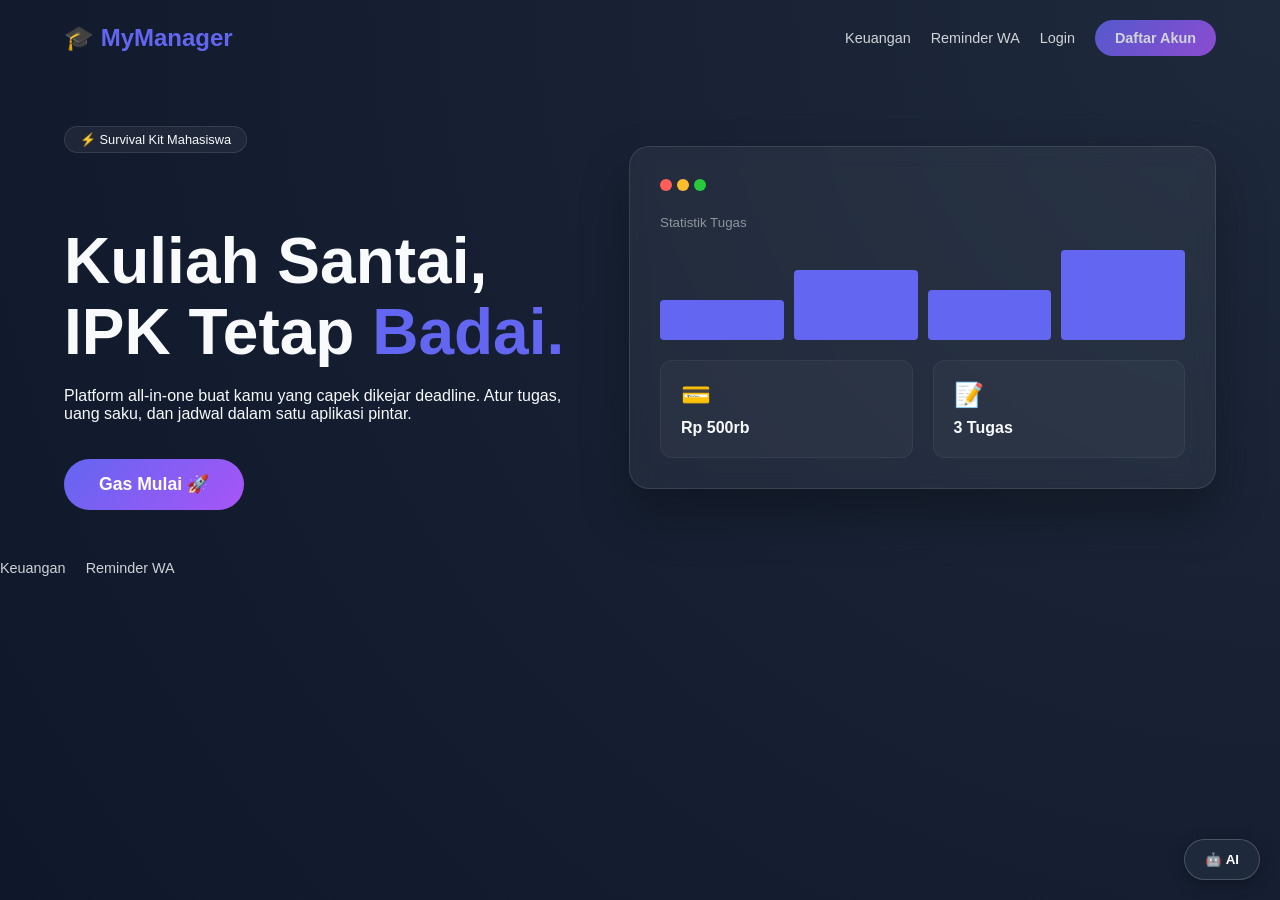
<file: index.html>
<!DOCTYPE html>
<html lang="id">
<head>
    <meta charset="UTF-8">
    <meta name="viewport" content="width=device-width, initial-scale=1.0">
    <title>MyManager - Survival Kit Mahasiswa</title>
    <link rel="stylesheet" href="style.css">
</head>
<body>

    <nav>
        <div class="logo">🎓 MyManager</div>
        <div class="nav-links">
            <a href="#">Keuangan</a>
            <a href="#" id="wa-bot-btn">Reminder WA</a>
            <a href="#">Login</a>
            <a href="#" class="btn-primary" id="btn-daftar" onclick="toggleModal('auth-modal')">Daftar Akun</a>
        </div>
    </nav>

    <section class="hero">
        <div class="hero-text">
            <div class="badge">⚡ Survival Kit Mahasiswa</div>
            <h1 id="hero-greeting">Kuliah Santai, <br>IPK Tetap <span>Badai.</span></h1>
            <p>Platform all-in-one buat kamu yang capek dikejar deadline. Atur tugas, uang saku, dan jadwal dalam satu aplikasi pintar.</p>
            <button class="btn-primary" style="margin-top: 20px; font-size: 1.1rem; padding: 15px 35px;" onclick="toggleModal('auth-modal')">Gas Mulai 🚀</button>
        </div>

        <div class="dashboard-preview">
            <div class="window-dots"><span></span><span></span><span></span></div>
            <small style="opacity: 0.5; display:block; margin-bottom:10px;">Statistik Tugas</small>
            
            <div class="bar-chart">
                <div class="bar" style="height: 40%;"></div>
                <div class="bar" style="height: 70%;"></div>
                <div class="bar" style="height: 50%;"></div>
                <div class="bar" style="height: 90%;"></div>
            </div>

            <div class="stat-grid">
                <div class="stat-card">
                    <span style="font-size: 1.5rem;">💳</span>
                    <div style="margin-top:10px; font-weight: bold;">Rp 500rb</div>
                </div>
                <div class="stat-card">
                    <span style="font-size: 1.5rem;">📝</span>
                    <div style="margin-top:10px; font-weight: bold;">3 Tugas</div>
                </div>
            </div>
        </div>
    </section>

    <div id="auth-modal" class="modal-overlay" style="display:none;">
        <div class="modal-content">
            <span class="close-btn" onclick="toggleModal('auth-modal')">&times;</span>
            <h2>Daftar MyManager</h2>
            <p>Bergabung sebagai Mahasiswa</p>
            <div class="input-group">
                <input type="text" id="reg-name" placeholder="Nama Panggilan">
                <input type="text" id="reg-univ" placeholder="Nama Kampus (Singkatan)">
                <input type="email" id="reg-email" placeholder="Email">
                <button class="btn-primary" style="width: 100%; margin-top: 15px;" onclick="handleSignUp()">Buat Akun 🚀</button>
            </div>
        </div>
    </div>

    <div id="ai-chat" class="ai-widget">
        <button class="ai-btn" onclick="toggleAI()">🤖 AI</button>
        <div id="chat-window" class="chat-window" style="display:none;">
            <h4>MyManager AI</h4>
            <div id="ai-status" style="font-size: 0.8rem; margin-bottom: 10px; color: #6366f1;">Siap membantu skripsimu!</div>
            <input type="text" id="ai-input" placeholder="Tanya tentang tugas..." style="width:100%; padding: 8px; border-radius: 5px; border: 1px solid #ccc; box-sizing: border-box; margin-bottom: 5px; color: black;">
            <button class="btn-primary" style="width: 100%; padding: 8px;" onclick="askAI()">Kirim</button>
        </div>
    </div>

    <div class="nav-links">
    <a href="#" id="nav-keuangan">Keuangan</a> <a href="#" id="wa-bot-btn">Reminder WA</a>
    </div>

    <section id="page-home" class="hero">
    </section>

<section id="page-finance" class="hero" style="display:none; flex-direction: column; align-items: flex-start;">
    <div class="hero-text">
        <h1>Manajemen <span>Keuangan</span></h1>
        <p>Pantau pengeluaran bulanan kamu di sini.</p>
    </div>
    
    <div class="dashboard-preview" style="width: 100%; max-width: 600px;">
        <div class="stat-grid">
            <div class="stat-card">
                <small>Sisa Saldo</small>
                <h2 id="balance-display">Rp 0</h2>
            </div>
            <div class="stat-card">
                <small>Pengeluaran Bulan Ini</small>
                <h2 style="color: #ef4444;">Rp 0</h2>
            </div>
        </div>
        <button class="btn-primary" style="margin-top:20px;" onclick="backToHome()">Kembali ke Beranda</button>
    </div>
</section>

    <script src="app.js"></script>
</body>
</html>
</file>
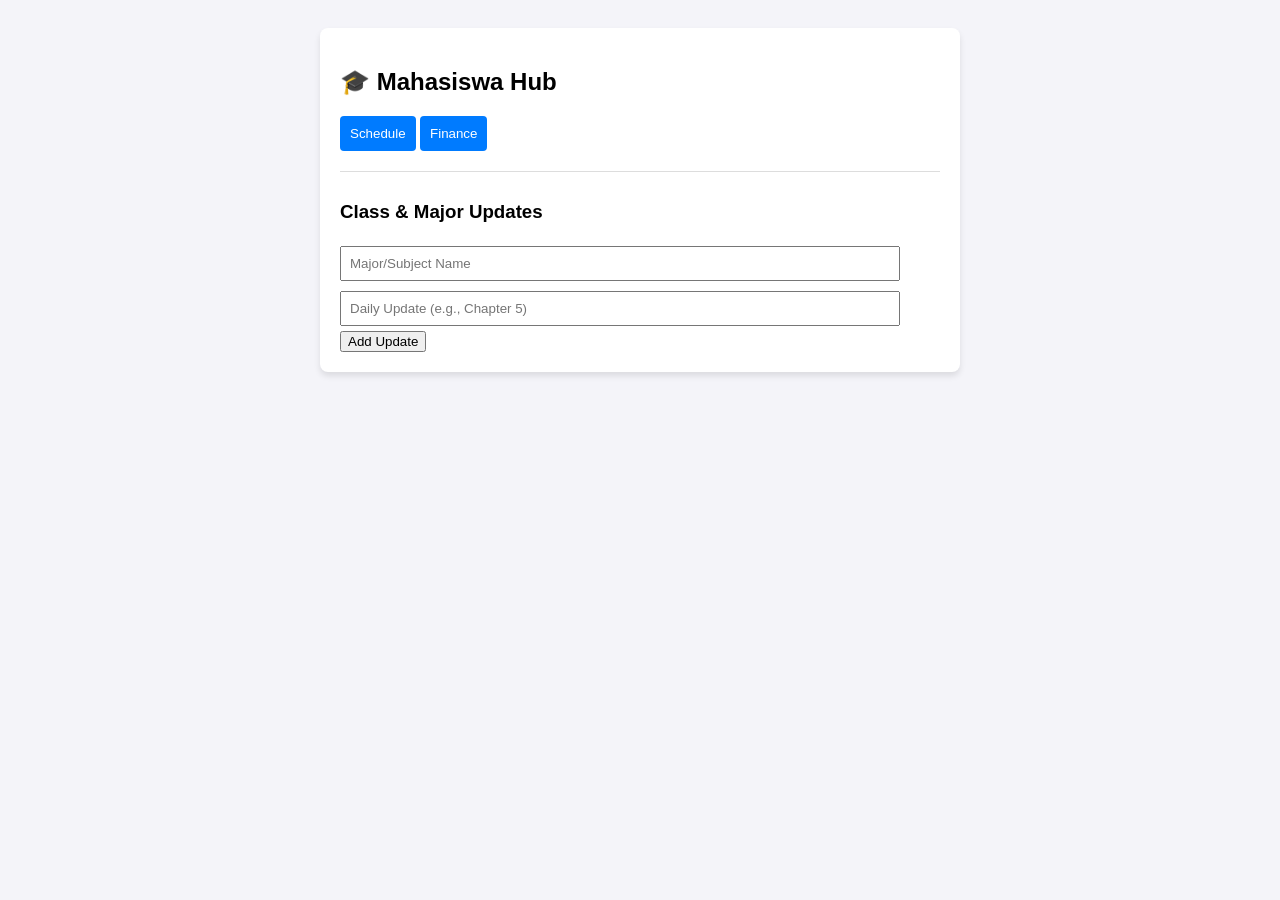
<file: new.html>
<!DOCTYPE html>
<html lang="en">
<head>
    <meta charset="UTF-8">
    <title>Mahasiswa Hub</title>
    <style>
        body { font-family: Arial, sans-serif; background: #f4f4f9; padding: 20px; }
        .container { max-width: 600px; margin: auto; background: white; padding: 20px; border-radius: 8px; box-shadow: 0 4px 6px rgba(0,0,0,0.1); }
        .tab-btn { padding: 10px; cursor: pointer; border: none; background: #007bff; color: white; border-radius: 4px; }
        .section { margin-top: 20px; border-top: 1px solid #ddd; padding-top: 10px; }
        input { padding: 8px; margin: 5px 0; width: 90%; }
        .list-item { background: #e9ecef; padding: 10px; margin: 5px 0; border-left: 5px solid #007bff; }
    </style>
</head>
<body>

<div class="container">
    <h2>🎓 Mahasiswa Hub</h2>
    <button class="tab-btn" onclick="show('schedule')">Schedule</button>
    <button class="tab-btn" onclick="show('finance')">Finance</button>

    <div id="schedule" class="section">
        <h3>Class & Major Updates</h3>
        <input type="text" id="majorName" placeholder="Major/Subject Name">
        <input type="text" id="majorUpdate" placeholder="Daily Update (e.g., Chapter 5)">
        <button onclick="addSchedule()">Add Update</button>
        <div id="scheduleList"></div>
    </div>

    <div id="finance" class="section" style="display:none;">
        <h3>Monthly Expense Tracker</h3>
        <p>Budget: <strong>$500</strong></p>
        <input type="number" id="amount" placeholder="Amount Spent">
        <input type="text" id="expenseNote" placeholder="What for?">
        <button onclick="addExpense()">Subtract Expense</button>
        <div id="expenseList"></div>
    </div>
</div>

<script>
    function show(id) {
        document.getElementById('schedule').style.display = id === 'schedule' ? 'block' : 'none';
        document.getElementById('finance').style.display = id === 'finance' ? 'block' : 'none';
    }

    function addSchedule() {
        let name = document.getElementById('majorName').value;
        let update = document.getElementById('majorUpdate').value;
        if(name && update) {
            document.getElementById('scheduleList').innerHTML += `<div class="list-item"><strong>${name}:</strong> ${update}</div>`;
        }
    }

    function addExpense() {
        let amt = document.getElementById('amount').value;
        let note = document.getElementById('expenseNote').value;
        if(amt) {
            document.getElementById('expenseList').innerHTML += `<div class="list-item">-$${amt} (${note})</div>`;
        }
    }
</script>

</body>
</html>
</file>
<file: style.css>
:root {
    --bg-color: #0f172a;
    --accent: #6366f1;
    --glass: rgba(255, 255, 255, 0.05);
    --text-light: #f8fafc;
}

body {
    margin: 0;
    font-family: 'Inter', sans-serif;
    background: radial-gradient(circle at top right, #1e293b, var(--bg-color));
    color: var(--text-light);
    min-height: 100vh;
    overflow-x: hidden;
}

/* Navbar */
nav { display: flex; justify-content: space-between; padding: 20px 5%; align-items: center; }
.logo { font-size: 1.5rem; font-weight: bold; color: var(--accent); }
.nav-links { display: flex; gap: 20px; align-items: center; }
.nav-links a { color: white; text-decoration: none; font-size: 0.9rem; opacity: 0.8; }
.nav-links a:hover { opacity: 1; }

.btn-primary {
    background: linear-gradient(135deg, #6366f1, #a855f7);
    padding: 10px 20px; border: none; border-radius: 50px; color: white; 
    cursor: pointer; font-weight: bold; text-decoration: none; transition: 0.3s;
}
.btn-primary:hover { opacity: 0.9; transform: scale(1.05); }

/* Hero Section */
.hero { display: flex; padding: 50px 5%; gap: 40px; align-items: center; flex-wrap: wrap; }
.hero-text { flex: 1; min-width: 300px; }
.hero-text h1 { font-size: clamp(2.5rem, 5vw, 4rem); line-height: 1.1; margin-bottom: 20px; }
.hero-text span { color: var(--accent); }
.badge { background: var(--glass); display: inline-block; padding: 5px 15px; border-radius: 20px; font-size: 0.8rem; margin-bottom: 20px; border: 1px solid rgba(255,255,255,0.1); }

/* Dashboard Card */
.dashboard-preview {
    flex: 1; min-width: 300px; background: var(--glass); border: 1px solid rgba(255,255,255,0.1);
    backdrop-filter: blur(10px); border-radius: 20px; padding: 30px; box-shadow: 0 25px 50px rgba(0,0,0,0.3);
}
.window-dots { margin-bottom: 20px; }
.window-dots span { display: inline-block; width: 12px; height: 12px; border-radius: 50%; margin-right: 5px; }
.window-dots span:nth-child(1) { background: #ff5f56; }
.window-dots span:nth-child(2) { background: #ffbd2e; }
.window-dots span:nth-child(3) { background: #27c93f; }

.bar-chart { display: flex; align-items: flex-end; gap: 10px; height: 100px; margin-bottom: 20px; }
.bar { background: var(--accent); width: 100%; border-radius: 4px; }

.stat-grid { display: grid; grid-template-columns: 1fr 1fr; gap: 20px; }
.stat-card { background: rgba(255,255,255,0.03); padding: 20px; border-radius: 12px; border: 1px solid rgba(255,255,255,0.05); }

/* Modal */
.modal-overlay {
    position: fixed; top: 0; left: 0; width: 100%; height: 100%;
    background: rgba(0, 0, 0, 0.8); backdrop-filter: blur(8px);
    display: flex; justify-content: center; align-items: center; z-index: 2000;
}
.modal-content {
    background: #1e293b; padding: 30px; border-radius: 20px; border: 1px solid rgba(255,255,255,0.1);
    width: 90%; max-width: 400px; text-align: center; position: relative;
}
.modal-content input { width: 100%; padding: 12px; margin: 10px 0; border-radius: 8px; border: 1px solid #334155; background: #0f172a; color: white; box-sizing: border-box; }
.close-btn { position: absolute; top: 15px; right: 20px; font-size: 25px; cursor: pointer; color: #94a3b8; }

/* AI Widget */
.ai-widget { position: fixed; bottom: 20px; right: 20px; z-index: 1000; text-align: right; }
.ai-btn { background: #1e293b; color: white; border: 1px solid rgba(255,255,255,0.2); padding: 12px 20px; border-radius: 50px; cursor: pointer; font-weight: bold; box-shadow: 0 4px 15px rgba(0,0,0,0.3); transition: 0.3s; }
.ai-btn:hover { background: var(--accent); }
.chat-window { position: absolute; bottom: 60px; right: 0; width: 280px; background: white; color: black; border-radius: 15px; padding: 15px; box-shadow: 0 10px 25px rgba(0,0,0,0.2); text-align: left; }
</file>
